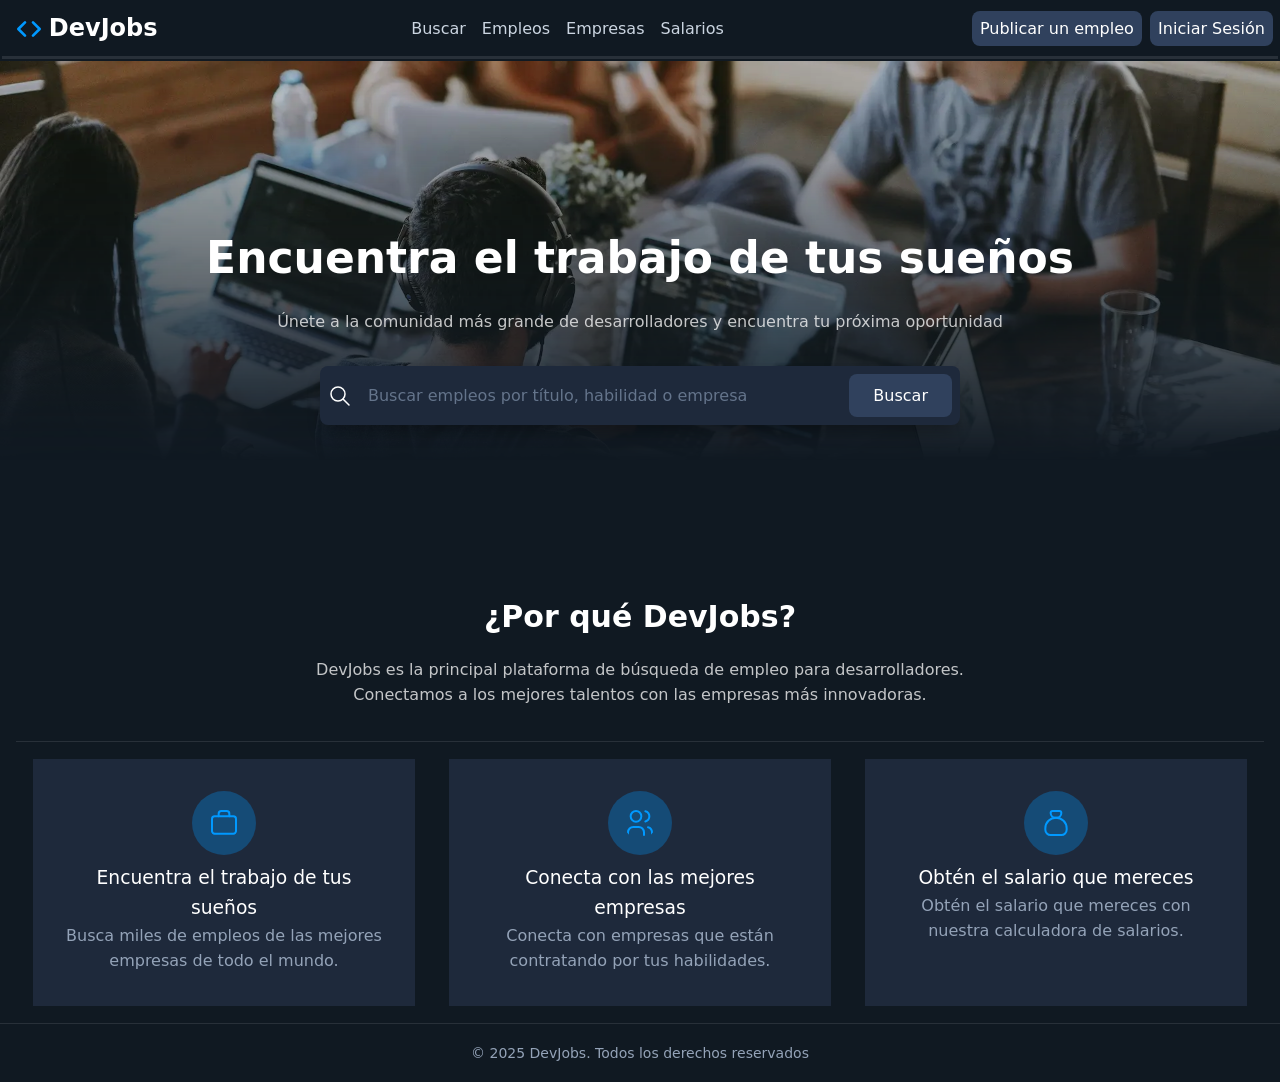
<file: 00-html-css/index.html>
<!--
Lenguaje de Marcado de Hipertexto
Hypertext
Markup
Language
-->
<!DOCTYPE html>
<html lang="es">
<head><!-- Contiene metadatos: lo que la página es, pero no se muestra -->
    <title> DevJobs Inicio</title>
    <meta charset="UTF-8">
    <meta name="description" content="Encuentra las mejores ofertas de trabajo para Desarrolladores en DevJobs">

    <link rel="stylesheet" href="./styles.css"><!--  para enlazar una hoja de CSS con estilos -->
</head>

<body class="body-section">
    <header class="header">
        <h1 class="web-logo">
        <svg 
        xmlns="http://www.w3.org/2000/svg" 
        width="24"
        height="24" 
        viewBox="0 0 24 24" 
        fill="none" 
        stroke="currentColor" 
        stroke-width="2" 
        stroke-linecap="round" 
        stroke-linejoin="round" 
        class="lucide lucide-chevrons-left-right-icon lucide-chevrons-left-right">
        <path d="m9 7-5 5 5 5"/>
        <path d="m15 7 5 5-5 5"/>
        </svg>DevJobs</h1>

        <nav class="main-nav">
            <a href="" target="_blank" rel="noopener noreferrer">Buscar</a>
            <a href="empleos.html" rel="Página de Empleos" target="_self">Empleos</a>
            <a href="">Empresas</a>
            <a href="">Salarios</a>
        </nav>
        <div>
            <button class="header-button">Publicar un empleo</button>
            <button class="header-button">Iniciar Sesión</button>
        </div>
    </header>
    <main class="main-section">
        <section class="hero-section">
            <img src="./background.webp" class="hero-section_background" loading="eager"/>
            <h1>Encuentra el trabajo de tus sueños</h1>
            <p>
                Únete a la comunidad más grande de desarrolladores y encuentra tu próxima oportunidad
            </p> <!-- ./ quiere decir que esta en la misma carpeta index.html -->
            <form role="search">
                <div>
                    <svg  
                    xmlns="http://www.w3.org/2000/svg" 
                    width="24" 
                    height="24" 
                    viewBox="0 0 24 24"  
                    fill="none"  
                    stroke="currentColor"  
                    stroke-width="1.5"  
                    stroke-linecap="round"  
                    stroke-linejoin="round"  
                    class="icon icon-tabler icons-tabler-outline icon-tabler-search">
                        <path 
                        stroke="none" 
                        d="M0 0h24v24H0z" 
                        fill="none"/>
                        <path d="M10 10m-7 0a7 7 0 1 0 14 0a7 7 0 1 0 -14 0" />
                        <path d="M21 21l-6 -6" />
                    </svg>
                    <input required type="text" placeholder="Buscar empleos por título, habilidad o empresa">
                    <button submit="">Buscar</button>
                </div>
            </form>
        </section>

        <section>
            <div class="why-section">
                <h2>¿Por qué DevJobs?</h2>
                <p>DevJobs es la principal plataforma de búsqueda de empleo para desarrolladores. <br>
                    Conectamos a los mejores talentos con las empresas más innovadoras.</p> <br>
            </div>
            <footer class="main-cards-footer">
                <article >
                    <svg  xmlns="http://www.w3.org/2000/svg"  width="24"  height="24"  viewBox="0 0 24 24"  fill="none"  stroke="currentColor"  stroke-width="1.5"  stroke-linecap="round"  stroke-linejoin="round"  class="icon icon-tabler icons-tabler-outline icon-tabler-briefcase-2"><path stroke="none" d="M0 0h24v24H0z" fill="none"/><path d="M3 9a2 2 0 0 1 2 -2h14a2 2 0 0 1 2 2v9a2 2 0 0 1 -2 2h-14a2 2 0 0 1 -2 -2v-9z" /><path d="M8 7v-2a2 2 0 0 1 2 -2h4a2 2 0 0 1 2 2v2" /></svg>
                    <h3>Encuentra el trabajo de tus sueños</h3>
                    <p>Busca miles de empleos de las mejores empresas de todo el mundo.</p>
                </article>
                <article>
                    <svg  xmlns="http://www.w3.org/2000/svg"  width="24"  height="24"  viewBox="0 0 24 24"  fill="none"  stroke="currentColor"  stroke-width="1.5"  stroke-linecap="round"  stroke-linejoin="round"  class="icon icon-tabler icons-tabler-outline icon-tabler-users"><path stroke="none" d="M0 0h24v24H0z" fill="none"/><path d="M9 7m-4 0a4 4 0 1 0 8 0a4 4 0 1 0 -8 0" /><path d="M3 21v-2a4 4 0 0 1 4 -4h4a4 4 0 0 1 4 4v2" /><path d="M16 3.13a4 4 0 0 1 0 7.75" /><path d="M21 21v-2a4 4 0 0 0 -3 -3.85" /></svg>
                    <h3>Conecta con las mejores empresas</h3>
                    <p>Conecta con empresas que están contratando por tus habilidades.</p>
                </article>
                <article>
                    <svg  xmlns="http://www.w3.org/2000/svg"  width="24"  height="24"  viewBox="0 0 24 24"  fill="none"  stroke="currentColor"  stroke-width="1.5"  stroke-linecap="round"  stroke-linejoin="round"  class="icon icon-tabler icons-tabler-outline icon-tabler-moneybag"><path stroke="none" d="M0 0h24v24H0z" fill="none"/><path d="M9.5 3h5a1.5 1.5 0 0 1 1.5 1.5a3.5 3.5 0 0 1 -3.5 3.5h-1a3.5 3.5 0 0 1 -3.5 -3.5a1.5 1.5 0 0 1 1.5 -1.5" /><path d="M4 17v-1a8 8 0 1 1 16 0v1a4 4 0 0 1 -4 4h-8a4 4 0 0 1 -4 -4" /></svg>
                    <h3>Obtén el salario que mereces</h3>
                    <p>Obtén el salario que mereces con nuestra calculadora de salarios.</p>
                </article>
            </footer>
        </section>
    </main>
    <footer>
        <small>&copy; 2025 DevJobs. Todos los derechos reservados</small>
    </footer>
</body>
</html>
</file>
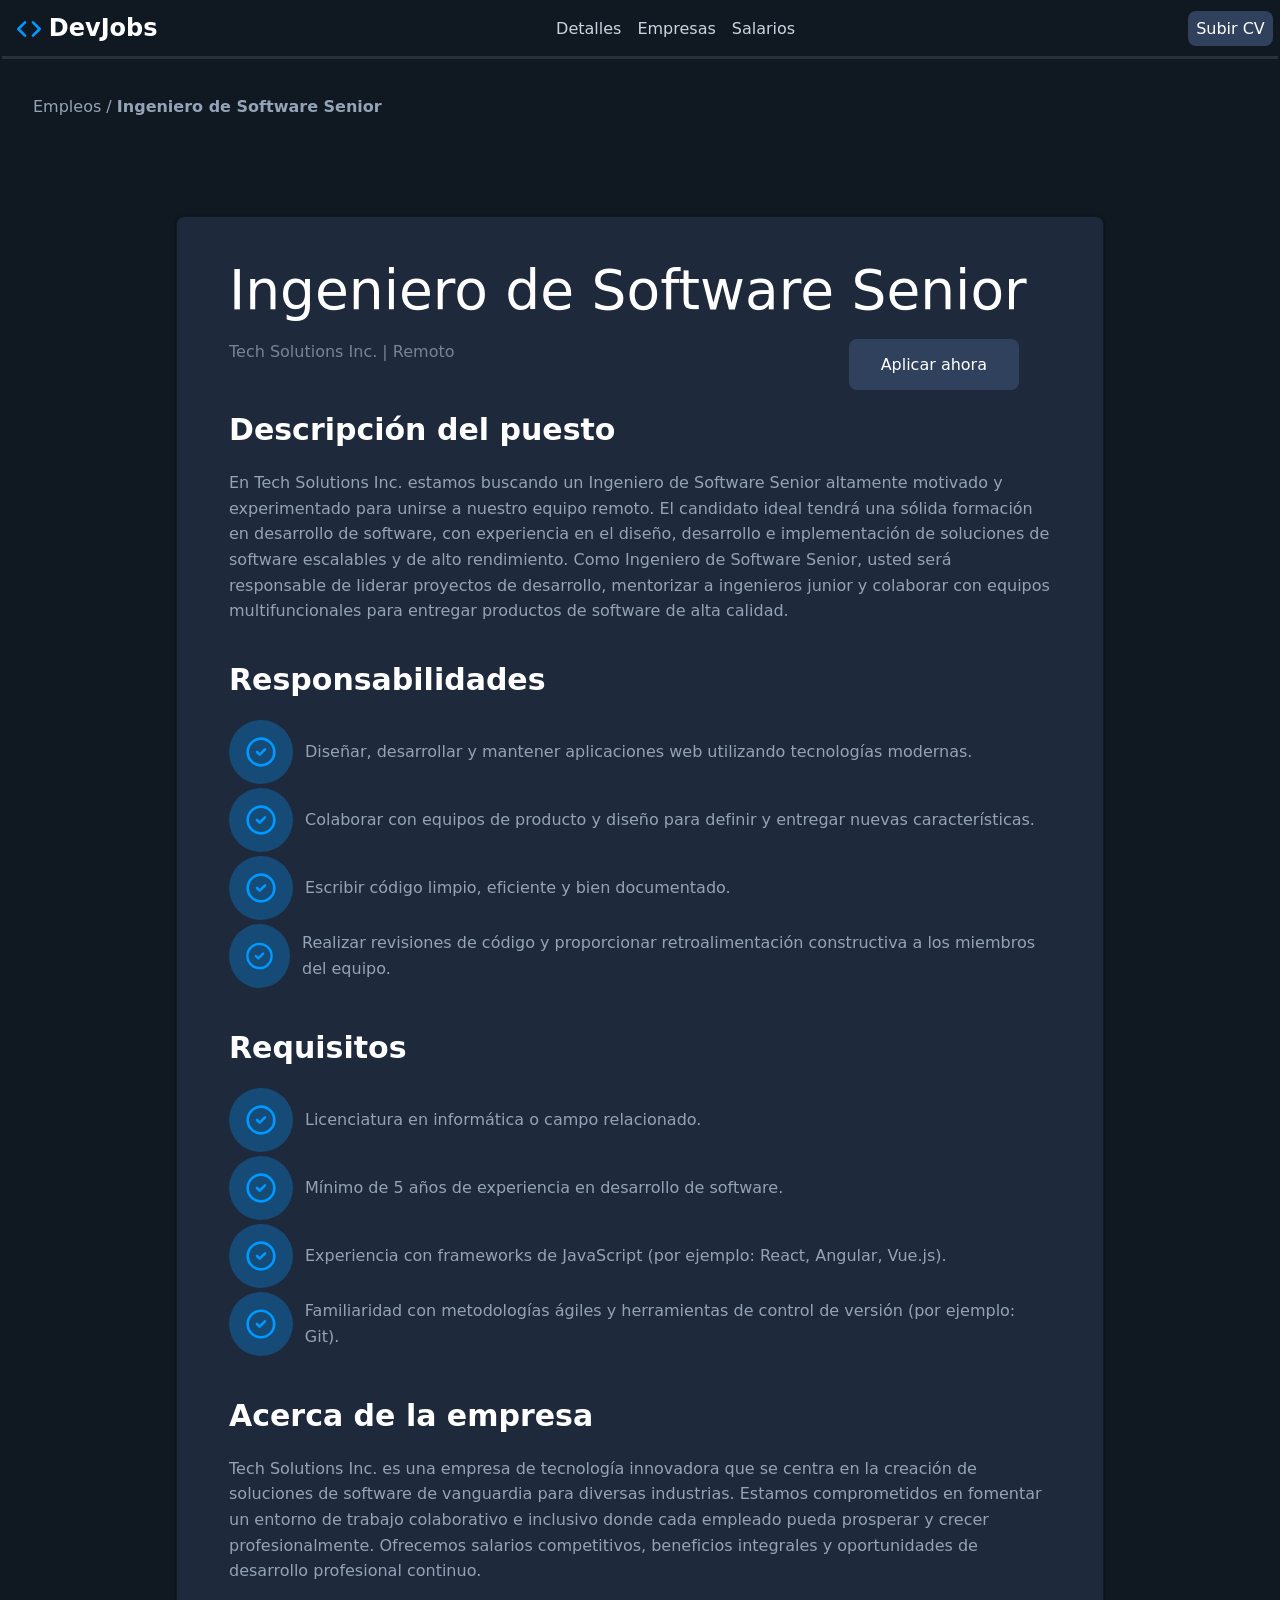
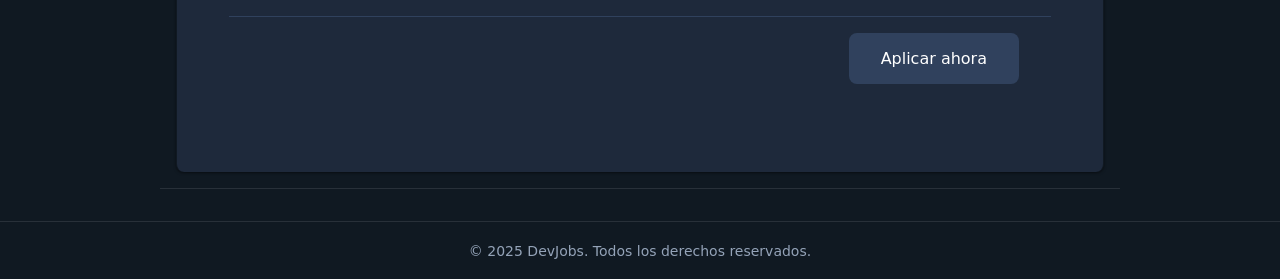
<file: 00-html-css/details.html>
<!DOCTYPE html>
<html lang="es">
<head><!-- Contiene metadatos: lo que la página es, pero no se muestra -->
    <title>Detalles</title>
    <meta charset="UTF-8">
    <meta name="description" content="Detalles de la oferta laboral">

    <link rel="stylesheet" href="./styles.css"><!--  para enlazar una hoja de CSS con estilos -->
    <!-- <script type="module" src="./script.js"></script> -->
</head>

<body class="body-section">
    <header class="header">
        <a href="index.html" rel="Página de Inicio" target="_self"><h1 class="web-logo">
        <svg 
        xmlns="http://www.w3.org/2000/svg" 
        width="24"
        height="24" 
        viewBox="0 0 24 24" 
        fill="none" 
        stroke="currentColor" 
        stroke-width="2" 
        stroke-linecap="round" 
        stroke-linejoin="round" 
        class="lucide lucide-chevrons-left-right-icon lucide-chevrons-left-right">
        <path d="m9 7-5 5 5 5"/>
        <path d="m15 7 5 5-5 5"/>
        </svg>DevJobs</h1></a>

        <nav class="main-nav"> 
            <a href="details.html">Detalles</a>
            <a href="companies.html">Empresas</a>
            <a href="wages.html">Salarios</a>
        </nav>
        <div class="header-actions-container">
            <button class="header-button">Subir CV</button>
        </div>
    </header>

    <main class="main-section">
        <section>
            <article class="details">
                <p>Empleos / <strong>Ingeniero de Software Senior</strong></p>
            </article>
        </section>

        <section class="jobs-listings-container">
            <article class="jobs-listings" >
                <div class="jobs-details">
                    <div>
                        <h1>Ingeniero de Software Senior <button class="button-apply-now">Aplicar ahora</button></h1>
                        <p>Tech Solutions Inc. | Remoto</p>
                    </div>
                    <div class="job-details">
                        <div>
                        <h2>Descripción del puesto</h2>
                        <p>En Tech Solutions Inc. estamos buscando un Ingeniero de Software Senior altamente motivado y experimentado para
                            unirse a nuestro equipo remoto. El candidato ideal tendrá una sólida formación en desarrollo de software,
                            con experiencia en el diseño, desarrollo e implementación de soluciones de software escalables y de alto rendimiento.
                            Como Ingeniero de Software Senior, usted será responsable de liderar proyectos de desarrollo, mentorizar a ingenieros junior
                            y colaborar con equipos multifuncionales para entregar productos de software de alta calidad.
                        </p>
                        </div>
                        <div>
                        <h2>Responsabilidades</h2>
                            <span><svg xmlns="http://www.w3.org/2000/svg" width="24" height="24" viewBox="0 0 24 24" fill="none" stroke="currentColor" stroke-width="2" stroke-linecap="round" stroke-linejoin="round" class="lucide lucide-circle-check-icon lucide-circle-check"><circle cx="12" cy="12" r="10"/><path d="m9 12 2 2 4-4"/></svg>
                            Diseñar, desarrollar y mantener aplicaciones web utilizando tecnologías modernas.</span>
                                <span><svg xmlns="http://www.w3.org/2000/svg" width="24" height="24" viewBox="0 0 24 24" fill="none" stroke="currentColor" stroke-width="2" stroke-linecap="round" stroke-linejoin="round" class="lucide lucide-circle-check-icon lucide-circle-check"><circle cx="12" cy="12" r="10"/><path d="m9 12 2 2 4-4"/></svg>
                            Colaborar con equipos de producto y diseño para definir y entregar nuevas características.</span>
                                <span><svg xmlns="http://www.w3.org/2000/svg" width="24" height="24" viewBox="0 0 24 24" fill="none" stroke="currentColor" stroke-width="2" stroke-linecap="round" stroke-linejoin="round" class="lucide lucide-circle-check-icon lucide-circle-check"><circle cx="12" cy="12" r="10"/><path d="m9 12 2 2 4-4"/></svg>
                            Escribir código limpio, eficiente y bien documentado.</span>
                                <span><svg xmlns="http://www.w3.org/2000/svg" width="24" height="24" viewBox="0 0 24 24" fill="none" stroke="currentColor" stroke-width="2" stroke-linecap="round" stroke-linejoin="round" class="lucide lucide-circle-check-icon lucide-circle-check"><circle cx="12" cy="12" r="10"/><path d="m9 12 2 2 4-4"/></svg>
                            Realizar revisiones de código y proporcionar retroalimentación constructiva a los miembros del equipo.</span>
                        </div>
                        <div>
                            <h2>Requisitos</h2>
                            <span><svg xmlns="http://www.w3.org/2000/svg" width="24" height="24" viewBox="0 0 24 24" fill="none" stroke="currentColor" stroke-width="2" stroke-linecap="round" stroke-linejoin="round" class="lucide lucide-circle-check-icon lucide-circle-check"><circle cx="12" cy="12" r="10"/><path d="m9 12 2 2 4-4"/></svg>
                        Licenciatura en informática o campo relacionado.</span>
                            <span><svg xmlns="http://www.w3.org/2000/svg" width="24" height="24" viewBox="0 0 24 24" fill="none" stroke="currentColor" stroke-width="2" stroke-linecap="round" stroke-linejoin="round" class="lucide lucide-circle-check-icon lucide-circle-check"><circle cx="12" cy="12" r="10"/><path d="m9 12 2 2 4-4"/></svg>
                        Mínimo de 5 años de experiencia en desarrollo de software.</span>
                            <span><svg xmlns="http://www.w3.org/2000/svg" width="24" height="24" viewBox="0 0 24 24" fill="none" stroke="currentColor" stroke-width="2" stroke-linecap="round" stroke-linejoin="round" class="lucide lucide-circle-check-icon lucide-circle-check"><circle cx="12" cy="12" r="10"/><path d="m9 12 2 2 4-4"/></svg>
                        Experiencia con frameworks de JavaScript (por ejemplo: React, Angular, Vue.js).</span>
                            <span><svg xmlns="http://www.w3.org/2000/svg" width="24" height="24" viewBox="0 0 24 24" fill="none" stroke="currentColor" stroke-width="2" stroke-linecap="round" stroke-linejoin="round" class="lucide lucide-circle-check-icon lucide-circle-check"><circle cx="12" cy="12" r="10"/><path d="m9 12 2 2 4-4"/></svg>
                        Familiaridad con metodologías ágiles y herramientas de control de versión (por ejemplo: Git).</span>
                        </div>
                        <div>
                        <h2>Acerca de la empresa</h2>
                        <p>
                            Tech Solutions Inc. es una empresa de tecnología innovadora que se centra
                            en la creación de soluciones de software de vanguardia para diversas industrias.
                            Estamos comprometidos en fomentar un entorno de trabajo colaborativo e inclusivo donde
                            cada empleado pueda prosperar y crecer profesionalmente.
                            Ofrecemos salarios competitivos, beneficios integrales y oportunidades de desarrollo profesional continuo.
                        </p>
                        </div>
                    </div>
                    <div>
                        <button class="button-apply-now">Aplicar ahora</button>
                    </div>
                </div>
            </article>            
        </section>
    </main>
    <footer>
    <small>&copy; 2025 DevJobs. Todos los derechos reservados.</small>
    </footer>
</body>

</html>
</file>
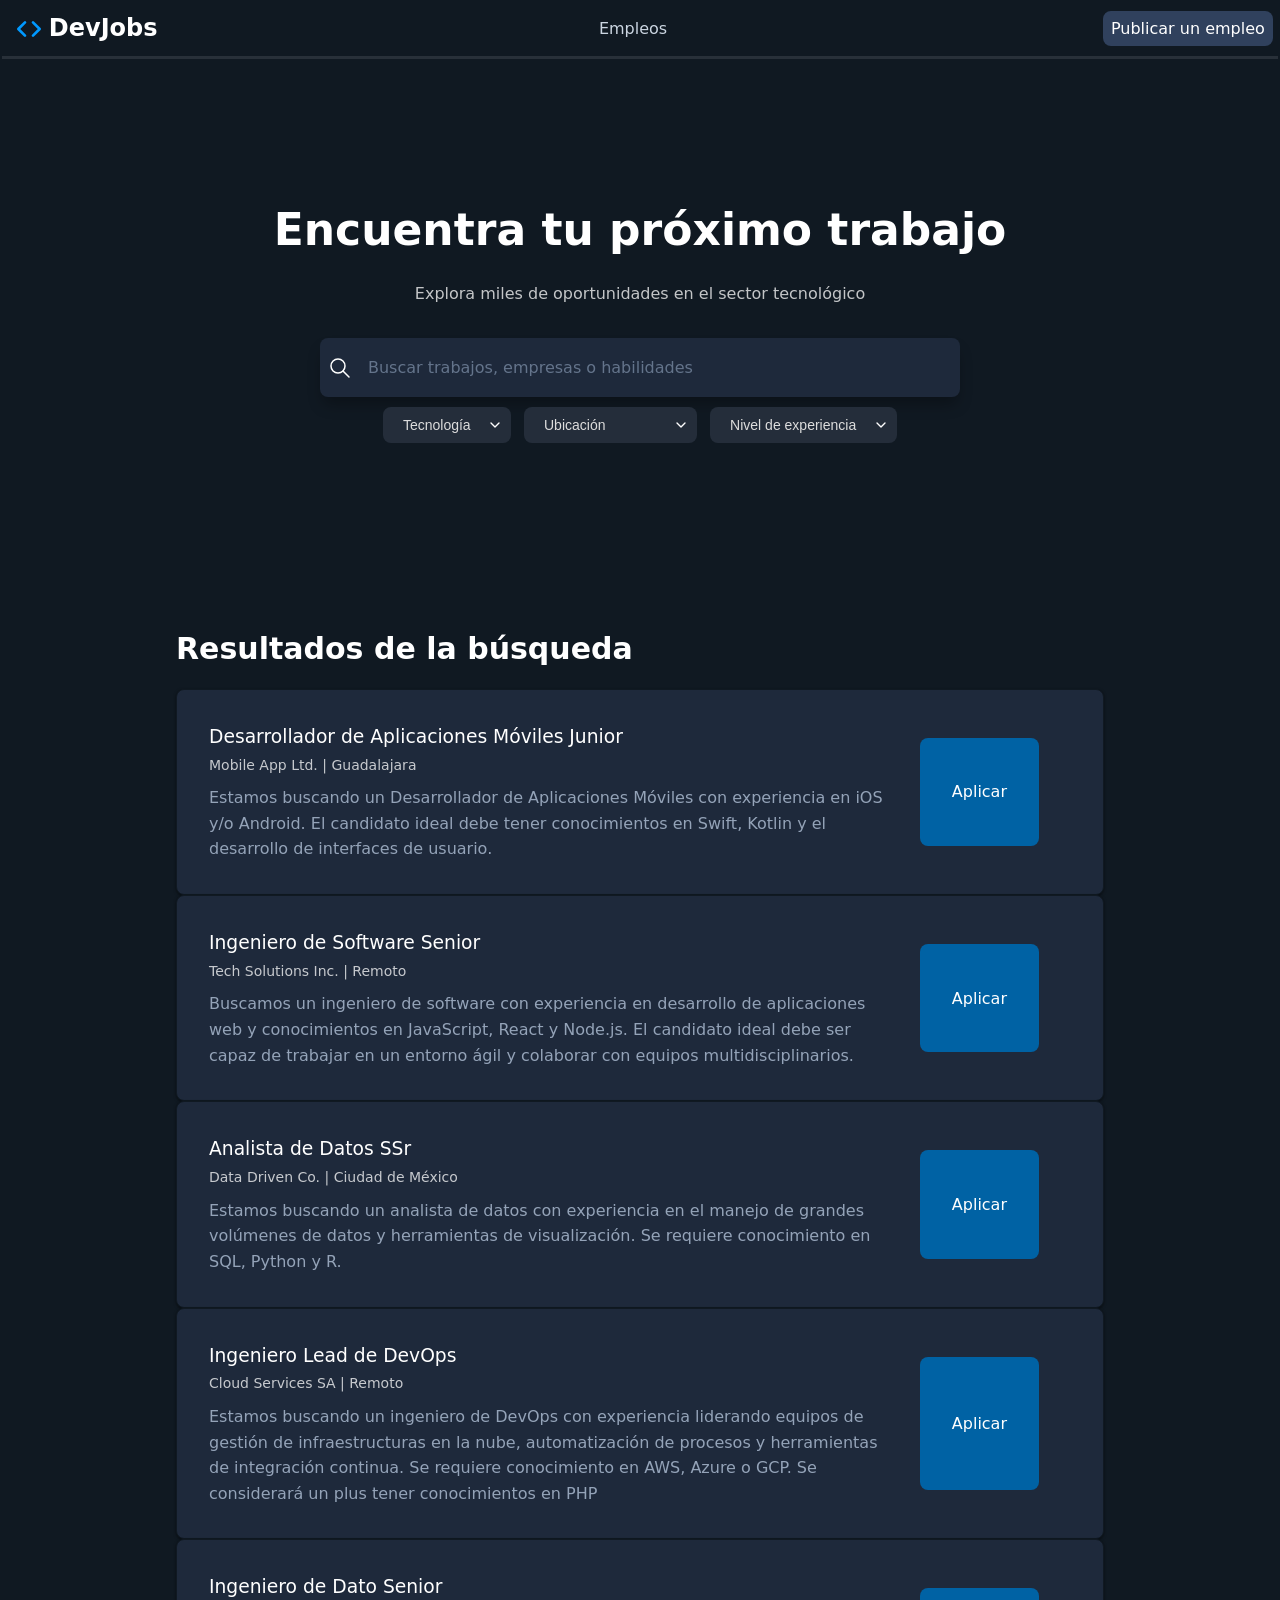
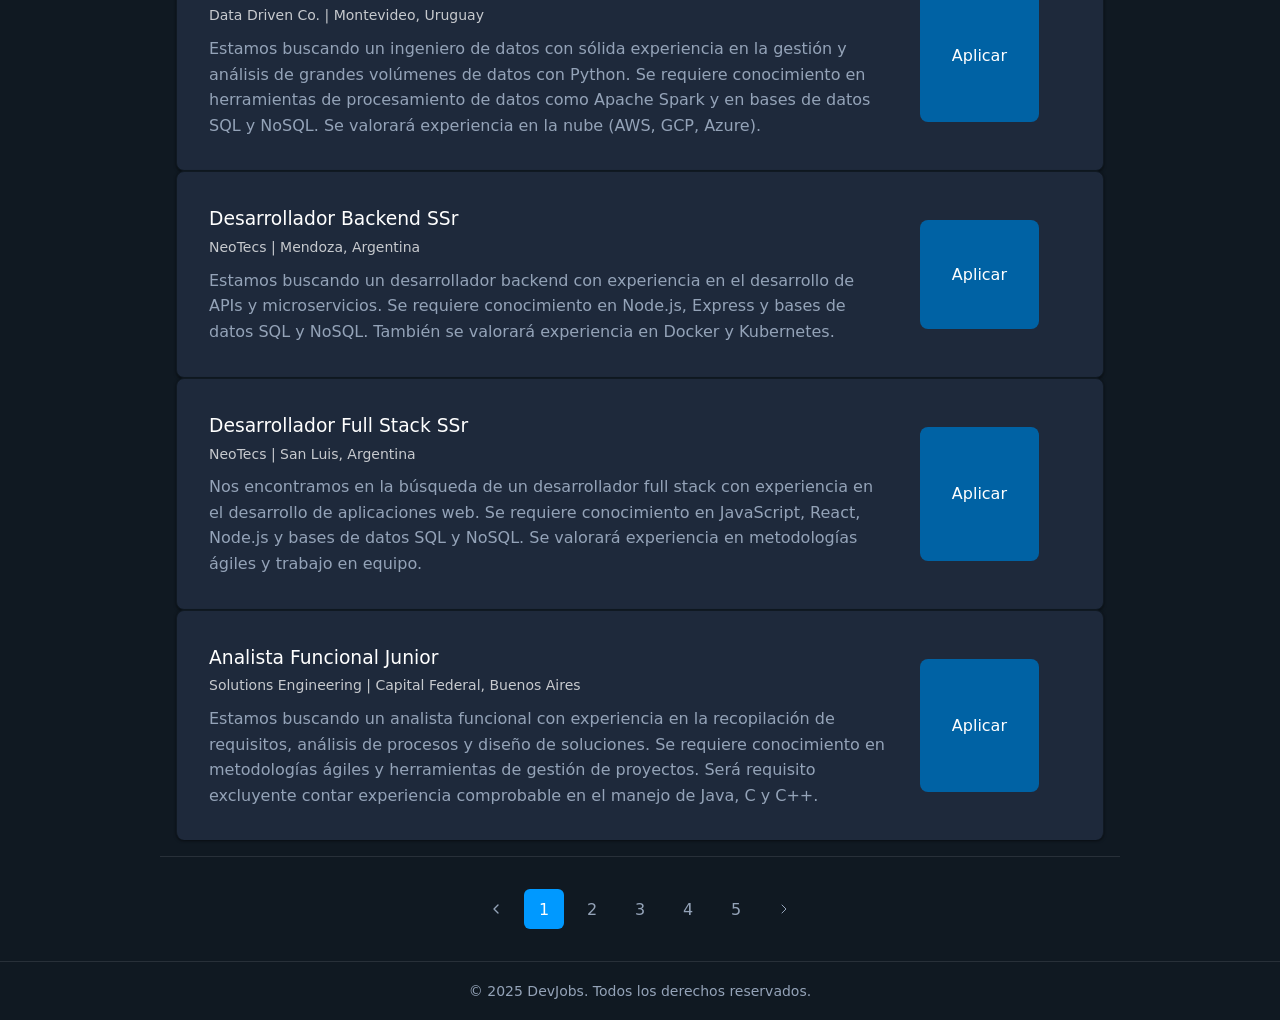
<file: 00-html-css/empleos.html>
<!DOCTYPE html>
<html lang="es">
<head><!-- Contiene metadatos: lo que la página es, pero no se muestra -->
    <title>Empleos</title>
    <meta charset="UTF-8">
    <meta name="description" content="Encuentra trabajo en nuestro buscador de empleos para desarrolladores">

    <link rel="stylesheet" href="./styles.css"><!--  para enlazar una hoja de CSS con estilos -->
    <script type="module" src="./script.js"></script>
</head>

<body class="body-section">
    <header class="header">
        <a href="index.html" rel="Página de Inicio" target="_self"><h1 class="web-logo">
        <svg 
        xmlns="http://www.w3.org/2000/svg" 
        width="24"
        height="24" 
        viewBox="0 0 24 24" 
        fill="none" 
        stroke="currentColor" 
        stroke-width="2" 
        stroke-linecap="round" 
        stroke-linejoin="round" 
        class="lucide lucide-chevrons-left-right-icon lucide-chevrons-left-right">
        <path d="m9 7-5 5 5 5"/>
        <path d="m15 7 5 5-5 5"/>
        </svg>DevJobs</h1></a>

        <nav class="main-nav"> 
            <a href="empleos.html">Empleos</a>
        </nav>
        <div class="header-actions-container">
            <button class="header-button">Publicar un empleo</button>
        </div>
    </header>

    <main>
        <section class="hero-section">
            <h1>Encuentra tu próximo trabajo</h1>
            <p>
                Explora miles de oportunidades en el sector tecnológico
            </p> 
            <form name="search" id="empleos-search-form" role="search">
                <div>
                    <svg  
                    xmlns="http://www.w3.org/2000/svg" 
                    width="24" 
                    height="24" 
                    viewBox="0 0 24 24"  
                    fill="none"  
                    stroke="currentColor"  
                    stroke-width="1.5"  
                    stroke-linecap="round"  
                    stroke-linejoin="round"  
                    class="icon icon-tabler icons-tabler-outline icon-tabler-search">
                        <path 
                        stroke="none" 
                        d="M0 0h24v24H0z" 
                        fill="none"/>
                        <path d="M10 10m-7 0a7 7 0 1 0 14 0a7 7 0 1 0 -14 0" />
                        <path d="M21 21l-6 -6" />
                    </svg>
                    <input
                    id="empleos-search-input"
                    required type="text" 
                    placeholder="Buscar trabajos, empresas o habilidades">
                </div>
                    <select name="technology" id="filter-technology">
                        <option value="">Tecnología</option>
                        <option value="javascript">JavaScript</option>
                        <option value="python">Python</option>
                        <option value="react">React</option>
                        <option value="nodejs">Node.js</option>
                        <option value="java">Java</option>
                        <option value="csharp">C#</option>
                        <option value="c">C</option>
                        <option value="c++">C++</option>
                        <option value="ruby">Ruby</option>
                        <option value="php">PHP</option>
                        <option value="kotlin">Kotlin</option>
                    </select>

                    <select name="location" id="filter-location">
                        <option value="">Ubicación</option>
                        <option value="remoto">Remoto</option>
                        <option value="cdmx">Ciudad de México</option>
                        <option value="guadalajara">Guadalajara</option>
                        <option value="monterrey">Monterrey</option>
                        <option value="barcelona">Barcelona</option>
                    </select>

                    </select>
                    <select name="experience-level" id="filter-exp-lvl">
                        <option value="">Nivel de experiencia</option>
                        <option value="junior">Junior</option>
                        <option value="semi-senior">Semi Senior</option>
                        <option value="senior">Senior</option>
                        <option value="lead">Lead</option>
                    </select>
            </form>
            <span id="filter-selected-value"></span>
        </section>
        
        <section class="jobs-listings-container">
            <div><h2>Resultados de la búsqueda</h2></div>
            <div>
                <article 
                data-modalidad="guadalajara"
                data-tecnologia="kotlin"
                data-exp-lvl="junior"
                class="jobs-listings">
                    <div id="oferta-n-0">
                    <h3>Desarrollador de Aplicaciones Móviles Junior</h3>
                    <small>Mobile App Ltd. | Guadalajara</small>
                    <p>Estamos buscando un Desarrollador de Aplicaciones Móviles con experiencia en iOS y/o Android. 
                    El candidato ideal debe tener conocimientos en Swift, Kotlin y el desarrollo de interfaces de usuario.
                    </p>
                    </div>
                    <button class="button-apply-job">Aplicar</button>
                </article>
                <article
                data-modalidad="remoto"
                data-tecnologia="javascript"
                data-exp-lvl="senior"
                class="jobs-listings">
                    <div>
                    <h3>Ingeniero de Software Senior</h3>
                    <small>Tech Solutions Inc. | Remoto</small>
                    <p>Buscamos un ingeniero de software con experiencia en desarrollo de aplicaciones web y conocimientos en JavaScript, React y Node.js. 
                    El candidato ideal debe ser capaz de trabajar en un entorno ágil y colaborar con equipos multidisciplinarios.
                    </p>
                    </div>
                    <button class="button-apply-job">Aplicar</button>
                </article>
                <article
                data-modalidad="cdmx"
                data-tecnologia="python"
                data-exp-lvl="semi-senior"
                class="jobs-listings">
                    <div>
                    <h3>Analista de Datos SSr</h3>
                    <small>Data Driven Co. | Ciudad de México</small>
                    <p>Estamos buscando un analista de datos con experiencia en el manejo de grandes volúmenes de datos y herramientas de visualización. 
                        Se requiere conocimiento en SQL, Python y R.
                    </p>
                    </div>
                    <button class="button-apply-job">Aplicar</button>
                </article>
                <article
                data-modalidad="remoto"
                data-tecnologia="php"
                data-exp-lvl="lead"
                class="jobs-listings">
                    <div>
                    <h3>Ingeniero Lead de DevOps</h3>
                    <small>Cloud Services SA | Remoto</small>
                    <p>Estamos buscando un ingeniero de DevOps con experiencia liderando equipos
                        de gestión de infraestructuras en la nube, 
                        automatización de procesos y herramientas de integración continua. Se requiere conocimiento en AWS, Azure o GCP.
                        Se considerará un plus tener conocimientos en PHP
                    </p>
                    </div>
                    <button class="button-apply-job">Aplicar</button>
                </article>
                <article
                data-modalidad="mtv-uru"
                data-tecnologia="python"
                data-exp-lvl="senior"
                class="jobs-listings">
                    <div>
                    <h3>Ingeniero de Dato Senior</h3>
                    <small>Data Driven Co. | Montevideo, Uruguay</small>
                    <p>Estamos buscando un ingeniero de datos con sólida experiencia en la gestión y análisis de grandes volúmenes de datos con Python. 
                    Se requiere conocimiento en herramientas de procesamiento de datos como Apache Spark y en bases de datos SQL y NoSQL.
                    Se valorará experiencia en la nube (AWS, GCP, Azure).
                    </p>
                    </div>
                    <button class="button-apply-job">Aplicar</button>
                </article>
                <article
                data-modalidad="mdz-arg"
                data-tecnologia="nodejs"
                data-exp-lvl="semi-senior"
                class="jobs-listings">
                    <div>
                    <h3>Desarrollador Backend SSr</h3>
                    <small>NeoTecs | Mendoza, Argentina</small>
                    <p>Estamos buscando un desarrollador backend con experiencia en el desarrollo de APIs y microservicios. 
                    Se requiere conocimiento en Node.js, Express y bases de datos SQL y NoSQL.
                    También se valorará experiencia en Docker y Kubernetes.
                    </p>
                    </div>
                    <button class="button-apply-job">Aplicar</button>
                </article>
                <article
                data-modalidad="snl-arg"
                data-tecnologia="react"
                data-exp-lvl="semi-senior"
                class="jobs-listings">
                    <div>
                    <h3>Desarrollador Full Stack SSr</h3>
                    <small>NeoTecs | San Luis, Argentina</small>
                    <p>Nos encontramos en la búsqueda de un desarrollador full stack con experiencia en el desarrollo de aplicaciones web.
                    Se requiere conocimiento en JavaScript, React, Node.js y bases de datos SQL y NoSQL.
                    Se valorará experiencia en metodologías ágiles y trabajo en equipo.
                    </p>
                    </div>
                    <button class="button-apply-job">Aplicar</button>
                </article>
                <article
                data-modalidad="bacf-arg"
                data-exp-lvl="lead"
                data-tecnologia="java"
                class="jobs-listings">
                    <div>
                    <h3>Analista Funcional Junior</h3>
                    <small>Solutions Engineering | Capital Federal, Buenos Aires</small>
                    <p>Estamos buscando un analista funcional con experiencia en la recopilación de requisitos, análisis de procesos y diseño de soluciones. 
                    Se requiere conocimiento en metodologías ágiles y herramientas de gestión de proyectos.
                    Será requisito excluyente contar experiencia comprobable en el manejo de Java, C y C++.
                    </p>
                    </div>
                    <button class="button-apply-job">Aplicar</button>
                </article>
            </div>
        </section>

        <section>
            <div></div> <!-- Aquí se insertan los empleos dinámicamente -->
            <nav class="pagination">
            <a href="#"><svg width="16" height="16" viewBox="0 0 24 24" fill="none" stroke="currentColor" stroke-width="2"
            stroke-linecap="round" stroke-linejoin="round">
            <path stroke="none" d="M0 0h24v24H0z" fill="none" />
            <path d="M15 6l-6 6l6 6" />
            </svg>
            </a>
            <a class="is-active" href="#">1</a>
            <a href="#">2</a>
            <a href="#">3</a>
            <a href="#">4</a>
            <a href="#">5</a>
            <a href="#">
                <svg width="16" height="16" viewBox="0 0 24 24" fill="none" stroke="currentColor" stroke-width="1.5"
                stroke-linecap="round" stroke-linejoin="round"
                class="icon icon-tabler icons-tabler-outline icon-tabler-chevron-right">
                <path stroke="none" d="M0 0h24v24H0z" fill="none" />
                <path d="M9 6l6 6l-6 6" />
                </svg></a>
            </nav>
        </section>
    </main>
    <footer>
    <small>&copy; 2025 DevJobs. Todos los derechos reservados.</small>
    </footer>
</body>

</html>
</file>
<file: 00-html-css/styles.css>
/* Esto 'reconfigura' los estilos por defecto y va a aplicar a todos los elementos */
* {
    margin: 0;
    padding: 0;
    box-sizing: border-box;
}

/* Propiedades personalizadas o Custom properties */
:root {
    --primary:#1173d4;
    --primary-dark:#0a3d66;
    --primary-hover:#0d5ba8;
    --primary-light:#09f;
    --background:#101922;
    --text-primary:#ffffff;
    --text-secondary:#cbd5e1;
    --text-muted:#94a3b8;
    --border:rgba(255, 255, 255, 0.1); /* El último valor es el de la opacidad del color */
    --card-bg:#1e293b;
    --shadow:rgba(0,0,0,0.3);
    --input-bg:#1e293b;
    --apply-btn-disabled: #30415d;
    --apply-btn-enabled: var(--primary-light);
    --hlsa-example:hsla(210, 100%, 56%, 1);
}

@font-face {
    font-family: "Inter Variable";
    font-style: normal;
    font-display: swap;
    font-weight: 100 900;
    src: url(https://cdn.jsdelivr.net/fontsource/fonts/inter:vf0latest/latin-wght-normal.woff2) format('woff2-variations');
    unicode-range: U+0000-00FF, U+0131,U+0152-0153,U+02BB-02BC,U+02C6,U+02DA,U+02DC,U+0304,U+0308,U+0329,U+2000-206F,U+20AC,U+2122,U+2191,U+2193,U+2212,U+2215,U+FEFF,U+FFFD;
}

.web-logo {
    font-size: 1.5rem;
    line-height: 1.2;
    text-wrap: balance;
    display: flex;
    align-items: center;
    gap: 0.25rem;
    margin: 0.25rem;
    border: 0.25rem;
    padding: 0.2rem;
    svg {
    width: 2rem;
    height: 2rem;
    color: #09f;
}
}

.body-section {
    display: flex;
    flex-direction: column;
    font-family: system-ui;
    background-color: var(--background);
    color: var(--text-primary);
    min-height: 100vh; /* vh=viewport-height El total de la altura de la pantalla */
    line-height: 1.6;
}

/* Títulos principales */
h1 {
    font-size: 2.75rem;
    font-weight: 900;
    margin-bottom: 1rem;
    line-height: 1.2;
    text-wrap: balance;
}

h1 + p {
    opacity: .75;
    font-weight: 100;
    text-wrap: balance;
    margin-top: 0.5rem;
    margin-bottom: 2rem;
}

/* Header */
.header {
    border-bottom: 3px solid var(--border);
    background-color: var(--background);
    display: flex;
    align-items: center;
    justify-content: space-between;
    padding: 0.25rem 0.25rem;
    margin: 0.1rem 0.1rem;

    /* Esto es para que el header acompañe el scroll-down
    position: sticky; 
    top: 0;
    z-index: 100; */
}

.header-button {
    display: inline;
    padding: 0.5rem;
    margin: 0.10rem;
    border-radius: 0.5rem;
    background-color: var(--apply-btn-disabled);
    color: white;
    font-weight: 500;
    border: none;
    cursor: pointer;
    transition: all 0.2s;
    font-family: inherit;
    font-size: 1rem;
    white-space: nowrap;
    &:hover, /* pseudo-clase que significa que el ratón está encima */
    &:focus { /* pseudo-clase que significa que el elemento tiene el foco */
        background-color: var(--primary-hover);
        outline: 2px solid white;
        outline-offset: 2px;
    }
    &:active { 
        transform: scale(0.75)
    }
    &:disabled {
        opacity: .5;
        pointer-events: none;
    }
}

a {
    text-decoration: none;
    color: var(--text-primary);
    transition: color 0.2s;
    font-weight: 500;

    &:hover, &:focus {
        color: var(--primary);
        outline: none;
    }
}


/* Navegación del header a otras páginas */
.main-nav {
    display: flex;
    align-items: center;
    gap: 1rem;
}

.main-nav a {
    text-decoration: none;
    color: var(--text-secondary);
    font-weight: 500;
    transition: color 0.2s;
}
.main-nav a:hover,
.main-nav a:focus {
    color: var(--primary);
    outline: none;
    }


/* Botones del Header */
.header-actions a {
    padding: 0.5rem 1rem;
    border-radius: 0.5rem;
    background-color: #334155;
    color: var(--text-primary);
    display: inline-block;
    font-size: 0.875rem;
    font-weight: 700;
    text-decoration: none;
    transition: all 0.15s ease;
}
.header-actions a:hover,
.header-actions a:focus {
    background-color: var(--primary);
    outline: none;
}

/* HeroSection */
.hero-section {
    height: 500px;
    text-align: center;
    display: flex;
    flex-direction: column;
    justify-content: center;
    align-items: center;
    position: relative;
    padding: 2rem 1rem;
}

.hero-section h1 {
    padding-top: 2.25rem;
}

.hero-section_background {
    position: absolute;
    width: 100%;
    height: 100%;
    object-fit: cover;
    z-index: -1;
    left: 0;
    right: 0;
    mask-image: linear-gradient(
        to bottom,
        rgba(16,25,34,1) 5%,
        rgba(16,25,34,0) 80%);
}

/* Formulario de búsqueda */
form {
    max-width: 42rem;
    width: 100%;
    margin: 0 auto;
    padding-inline: 1rem;
}

form > div {
    display: flex;
    align-items: center;
    background-color: var(--input-bg);
    border-radius: 0.5rem;
    box-shadow: 0 10px 15px -3px var(--shadow);
    padding: 0.5rem;
    gap: 0.5rem;
}

form span {
    padding-left: 0.75rem;
    color: var(--text-muted);
    display: flex;
    align-items: center;
    flex-shrink: 0;
}

form input[type="text"] {
    flex: 1;
    background-color: transparent;
    border: none;
    outline: none;
    color: var(--text-primary);
    padding: 0.75rem 0.5rem;
    font-size: 1rem;
    font-family: inherit;
}

form input[type="text"]::placeholder {
    color: #64748b;
}

button[type="submit"] {
    padding: 0.75rem 1.5rem;
    border-radius: 0.5rem;
    background-color: var(--primary);
    color: white;
    font-weight: 700;
    border: none;
    cursor: pointer;
    transition: background-color 0.2s;
    font-family: inherit;
    font-size: 1rem;
    white-space: nowrap;
}

button {
    padding: 0.75rem 1.5rem;
    border-radius: 0.5rem;
    background-color: var(--apply-btn-disabled);
    color: white;
    font-weight: 400;
    border: none;
    cursor: pointer;
    transition: all 0.2s;
    font-family: inherit;
    font-size: 1rem;
    white-space: nowrap;
    &:hover, /* pseudo-clase que significa que el ratón está encima */
    &:focus { /* pseudo-clase que significa que el elemento tiene el foco */
        background-color: var(--primary-hover);
        outline: 2px solid white;
        outline-offset: 2px;
    }
    &:active { 
        transform: scale(0.75)
    }
    &:disabled {
        opacity: .5;
        pointer-events: none;
    }
}

select {
    margin: 0.625rem 0.25rem;
    padding: 0.625rem 1.25rem;
    background-color: #242d3a;
    border: 0;
    border-radius: 0.5rem;
    font-size: 0.875rem;
    color: #ddd;
    cursor: pointer;
    transition: all 0.2s;
    appearance: none;
    background-image: url("data:image/svg+xml,%3Csvg xmlns='http://www.w3.org/2000/svg' width='16' height='16' viewBox='0 0 24 24' fill='none' stroke='white' stroke-width='2' stroke-linecap='round' stroke-linejoin='round'%3E%3Cpolyline points='6 9 12 15 18 9'/%3E%3C/svg%3E");
    background-repeat: no-repeat;
    background-position: right 0.5rem center;
    padding-right: 2.5rem;

    &:hover {
        background-color: var(--primary-hover);
        color: white;
    }

    &:focus {
        outline: 2px solid #1173d4;
        outline-offset: 2px;
    }
}

.why-section {
    text-align: center;
    p {
        text-wrap: balance;
        font-weight: 100;
        opacity: .75;
        margin-top: 0.5rem;
        margin-bottom: 0.5rem;
    }
}

/* Features Section */
main > section:nth-child(2) {
    padding-inline: 1rem;
    background-color: var(--background);
    padding-top: 2rem;

    & > header {
        gap: 2px;
        flex-direction: column;

        h2 {
            margin-bottom: 0;
        }

        p {
            opacity: .75;
        }
    }
    
    & > div {
        max-width: 1200px;
        margin: 0 auto;
    }
}

main > section:nth-child(2) h2 {
    font-size: 1.875rem;
    font-weight: 700;
    color: var(--text-primary);
    margin-bottom: 1rem;
}

main > section:nth-child(2) > div > div:first-child > p {
    font-size: 1.125rem;
    color: var(--text-muted);
    max-width: 42rem;
    margin: 0 auto;
}

/* Grid de Features */
main > section:nth-child(2) > footer {
    display: grid;
    grid-template-columns: repeat(auto-fit, minmax(200px, 1fr));
    gap: 2rem;
}

/* Footer */
footer {
    background-color: var(--background);
    border-top: 1px solid var(--border);
    text-align: center;
    padding: 16px;

    small {
        color: var(--text-muted);
        font-size: 0.875rem;
    }
}

.jobs-listings-container {
    display: block;
    text-align: start;
    padding: 1rem 3rem;
    margin: 2rem 10rem;
    border-bottom: 1px solid var(--border);
    article {
    display: flex;
    flex-direction: inline;
    background-color: var(--card-bg);
    border-radius: 0.5rem;
    box-shadow: 0px 1px 3px 0px rgba(0, 0, 0, 0.5);

    svg {
        color: var(--primary-light);
        background: rgba(0, 153, 255, .3);
        width: 64px;
        height: 64px;
        border-radius: 100%;
        padding: 16px;
    }

    p {
        color: var(--text-muted);
    }

    h3 {
        font-weight: 500;
    }
}
}


article {
    background-color: var(--card-bg);
    padding: 2rem;    
    border: 0.5px solid #101922;

    svg {
        color: var(--primary-light);
        background: rgba(0, 153, 255, .3);
        width: 64px;
        height: 64px;
        border-radius: 100%;
        padding: 16px;
    }

    p {
        color: var(--text-muted);
    }

    h3 {
    font-weight: 500;
    }
}


/* Jobs Search */
.jobs-search {
    margin: 0;
    padding: 0;
    height: auto;

    p {
        font-size: 1.125rem;
        color: var(--text-muted);
        margin-bottom: 1.5rem;
    }
}


.search-filters {
    display: flex;
    flex-wrap: wrap;
    margin-top: 2.5rem;
}




.jobs-listings {

        &.is-hidden {
        display: none;
        }

        small {
        font-size: .875rem;
        opacity: .75;
        }

        p {
        margin-top: 0.5rem
        }

        &:last-child {
        border-bottom: none;
        }

        button {
            padding: 1rem 2rem;
            margin: 1rem 2rem;
        }
    }


.pagination {
    display: flex;
    justify-content: center;
    gap: 0.5rem;
    margin-block: 2rem;

    a {
    display: flex;
    align-items: center;
    justify-content: center;
    width: 2.5rem;
    height: 2.5rem;
    text-decoration: none;
    color: var(--text-muted);
    border-radius: 0.375rem;
    transition: all .3s;
    

    &:hover,
    &:focus {
        background-color: #fff;
    }
    &:active {
        transform: scale(0.75);
    }
    &.is-active {
        background-color: var(--primary-light);
        color: white;
        font-weight: 500;
        pointer-events: none;
    }
    
}
}

.button-apply-job {
    max-width: fit-content;
    max-height: fit-content;
    background: rgb(0, 98, 164);
    text-align: center;

    &:hover {
        background-color: #09f;
        transform: translateX(20px) rotate(0.5deg) translateY(25px) scale3d(1.15, 1.15, 1);
    }

    &.is-applied {
        background: #32ad36;
        pointer-events: none;
    }
}

.details {
    background: none;
}
.jobs-details {
    display: flex;
    flex-direction: column;
    line-height: 1.6;
    padding: 0.25rem 1rem;
    margin: 0.25rem 0.25rem;

    h1 {
        font-size: 55px;
        font-weight: 500;
    }

    div {
        gap: 2rem;
    }
    
    div:last-child {
        margin-bottom: 2rem;
    }

    span {
        display: flex;
        color: var(--text-muted);
        align-items: center;
        gap: 0.75rem;
        margin: 0.25rem 0;
}
}

.job-details {
    display: flex;
    flex-direction: column;    
    text-align: start;
    border-bottom: 1px solid var(--apply-btn-disabled);
    justify-content: center;

    svg {
        display: table-row;
        width: 32px;
        height: 32px;
        padding: 0;
        margin: 0;
        background: none;
        color: var(--primary);
    }

}


.button-apply-now {
    float: right;
    margin-top: 2rem;
}
</file>
